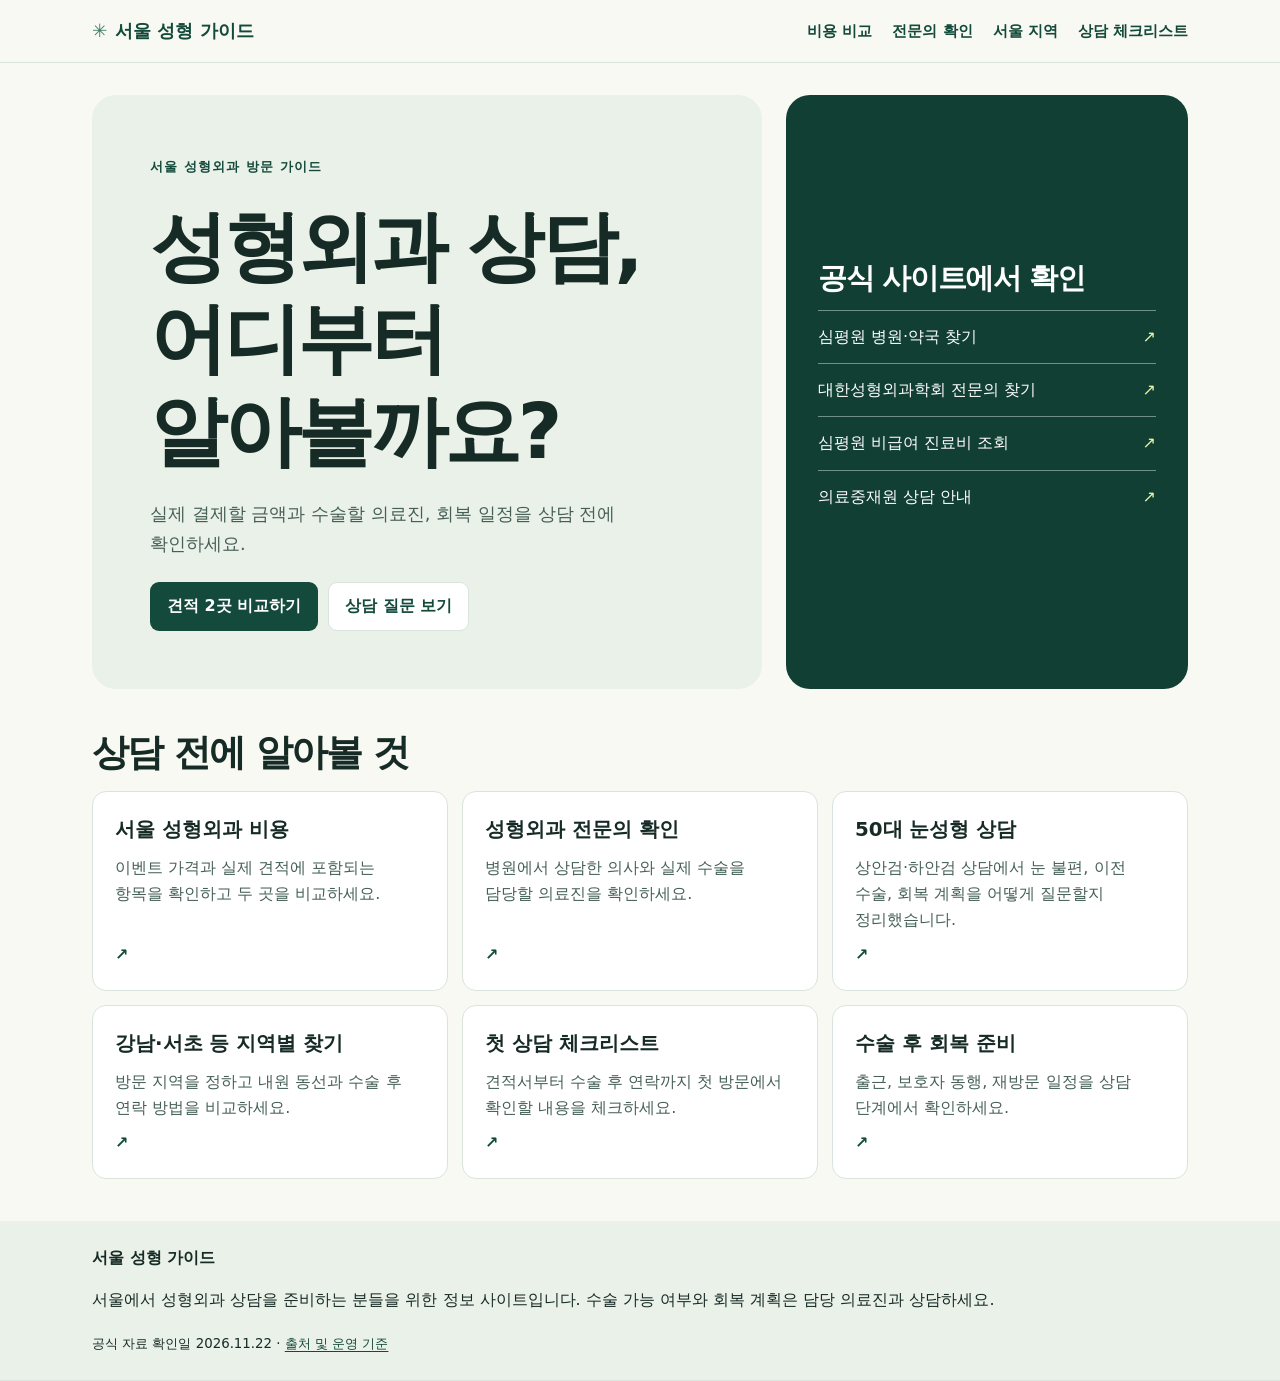
<file: index.html>
<!doctype html>
<html lang="ko"><head><meta charset="utf-8"><meta name="viewport" content="width=device-width, initial-scale=1">
<title>서울 성형외과 찾기 · 비용 비교와 전문의 확인 | 서울 성형 가이드</title>
<meta name="description" content="서울 성형외과를 찾을 때 비용, 전문의, 50대 눈성형 상담과 회복 일정을 확인하세요. 견적 비교 도구와 상담 체크리스트를 제공합니다.">
<meta property="og:type" content="website"><meta property="og:title" content="서울 성형외과 찾기 · 비용 비교와 전문의 확인"><meta property="og:description" content="서울 성형외과를 찾을 때 비용, 전문의, 50대 눈성형 상담과 회복 일정을 확인하세요. 견적 비교 도구와 상담 체크리스트를 제공합니다.">
<link rel="stylesheet" href="assets/site.css"><script defer src="assets/site.js"></script></head>
<body><a class="skip" href="#main">본문으로 건너뛰기</a><header><div class="wrap bar"><a class="brand" href="index.html"><span aria-hidden="true">✳</span>서울 성형 가이드</a>
<nav aria-label="주 메뉴"><a href="cost.html">비용 비교</a><a href="specialist.html">전문의 확인</a><a href="districts.html">서울 지역</a><a href="checklist.html">상담 체크리스트</a></nav></div></header>
<main id="main" class="wrap">
<div class="hero"><div class="intro"><small>서울 성형외과 방문 가이드</small><h1>성형외과 상담,<br>어디부터 알아볼까요?</h1><p>실제 결제할 금액과 수술할 의료진, 회복 일정을 상담 전에 확인하세요.</p>
<div class="actions"><a class="button" href="cost.html#compare">견적 2곳 비교하기</a><a class="button secondary" href="checklist.html">상담 질문 보기</a></div></div>
<aside class="quick"><h2>공식 사이트에서 확인</h2><a href="https://www.hira.or.kr/ra/hosp/getHealthMap.do">심평원 병원·약국 찾기 <span aria-hidden="true">↗</span></a><a href="https://plasticsurgery.or.kr/about/hospital/search2.php">대한성형외과학회 전문의 찾기 <span aria-hidden="true">↗</span></a><a href="https://www.hira.or.kr/npay/index.do">심평원 비급여 진료비 조회 <span aria-hidden="true">↗</span></a><a href="https://k-medi.or.kr/web/lay1/S1T8C17/contents.do">의료중재원 상담 안내 <span aria-hidden="true">↗</span></a></aside></div>
<section><h2>상담 전에 알아볼 것</h2><div class="cards"><a class="card" href="cost.html"><strong>서울 성형외과 비용</strong><span>이벤트 가격과 실제 견적에 포함되는 항목을 확인하고 두 곳을 비교하세요.</span><b aria-hidden="true">↗</b></a><a class="card" href="specialist.html"><strong>성형외과 전문의 확인</strong><span>병원에서 상담한 의사와 실제 수술을 담당할 의료진을 확인하세요.</span><b aria-hidden="true">↗</b></a><a class="card" href="eyelid-50s.html"><strong>50대 눈성형 상담</strong><span>상안검·하안검 상담에서 눈 불편, 이전 수술, 회복 계획을 어떻게 질문할지 정리했습니다.</span><b aria-hidden="true">↗</b></a><a class="card" href="districts.html"><strong>강남·서초 등 지역별 찾기</strong><span>방문 지역을 정하고 내원 동선과 수술 후 연락 방법을 비교하세요.</span><b aria-hidden="true">↗</b></a><a class="card" href="checklist.html"><strong>첫 상담 체크리스트</strong><span>견적서부터 수술 후 연락까지 첫 방문에서 확인할 내용을 체크하세요.</span><b aria-hidden="true">↗</b></a><a class="card" href="recovery.html"><strong>수술 후 회복 준비</strong><span>출근, 보호자 동행, 재방문 일정을 상담 단계에서 확인하세요.</span><b aria-hidden="true">↗</b></a></div></section>
</main>
<footer><div class="wrap"><strong>서울 성형 가이드</strong><p>서울에서 성형외과 상담을 준비하는 분들을 위한 정보 사이트입니다. 수술 가능 여부와 회복 계획은 담당 의료진과 상담하세요.</p><small>공식 자료 확인일 <time datetime="2026-11-22">2026.11.22</time> · <a href="sources.html">출처 및 운영 기준</a></small></div></footer>
</body></html>
</file>
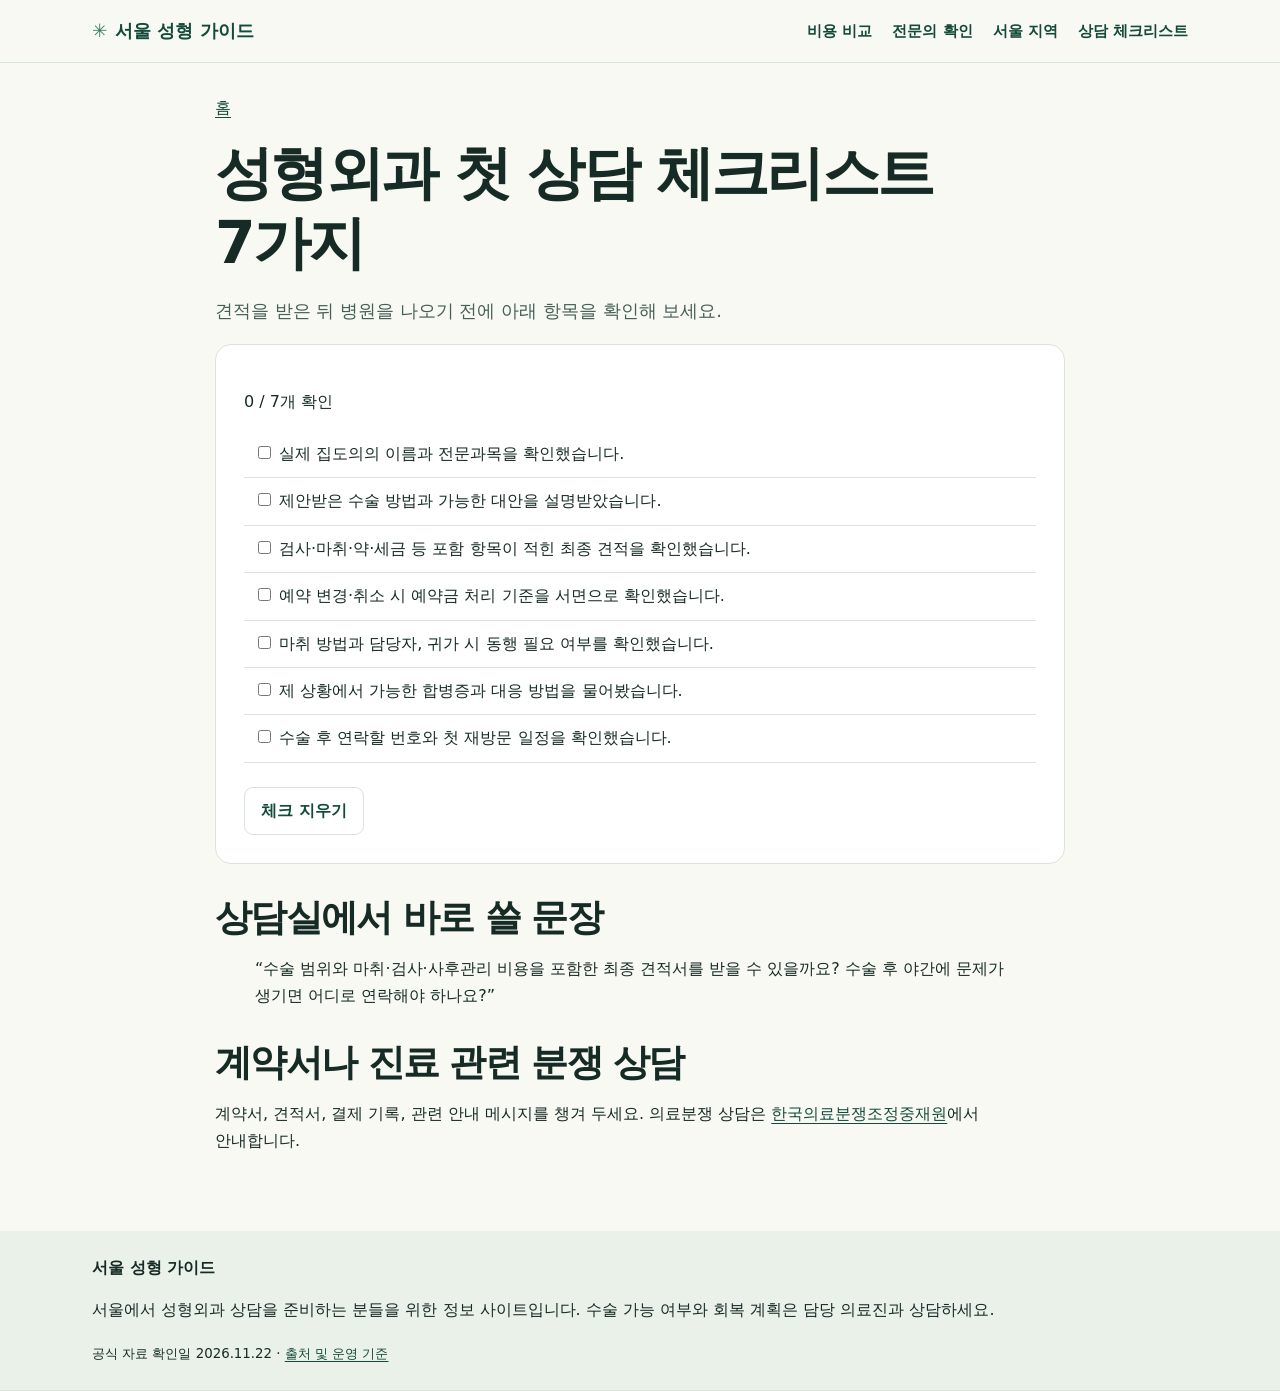
<file: checklist.html>
<!doctype html>
<html lang="ko"><head><meta charset="utf-8"><meta name="viewport" content="width=device-width, initial-scale=1">
<title>성형외과 첫 상담 체크리스트 7가지 | 서울 성형 가이드</title>
<meta name="description" content="견적을 받은 뒤 병원을 나오기 전에 아래 항목을 확인해 보세요.">
<meta property="og:type" content="website"><meta property="og:title" content="성형외과 첫 상담 체크리스트 7가지"><meta property="og:description" content="견적을 받은 뒤 병원을 나오기 전에 아래 항목을 확인해 보세요.">
<link rel="stylesheet" href="assets/site.css"><script defer src="assets/site.js"></script></head>
<body><a class="skip" href="#main">본문으로 건너뛰기</a><header><div class="wrap bar"><a class="brand" href="index.html"><span aria-hidden="true">✳</span>서울 성형 가이드</a>
<nav aria-label="주 메뉴"><a href="cost.html">비용 비교</a><a href="specialist.html">전문의 확인</a><a href="districts.html">서울 지역</a><a href="checklist.html">상담 체크리스트</a></nav></div></header>
<main id="main" class="wrap"><article class="article"><a href="index.html">홈</a><h1>성형외과 첫 상담 체크리스트 7가지</h1><p class="lead">견적을 받은 뒤 병원을 나오기 전에 아래 항목을 확인해 보세요.</p><form class="tool checks" autocomplete="off"><p id="progress" role="status"></p><label><input type="checkbox">실제 집도의의 이름과 전문과목을 확인했습니다.</label><label><input type="checkbox">제안받은 수술 방법과 가능한 대안을 설명받았습니다.</label><label><input type="checkbox">검사·마취·약·세금 등 포함 항목이 적힌 최종 견적을 확인했습니다.</label><label><input type="checkbox">예약 변경·취소 시 예약금 처리 기준을 서면으로 확인했습니다.</label><label><input type="checkbox">마취 방법과 담당자, 귀가 시 동행 필요 여부를 확인했습니다.</label><label><input type="checkbox">제 상황에서 가능한 합병증과 대응 방법을 물어봤습니다.</label><label><input type="checkbox">수술 후 연락할 번호와 첫 재방문 일정을 확인했습니다.</label><div class="actions"><button type="reset" class="secondary">체크 지우기</button></div></form><section><h2>상담실에서 바로 쓸 문장</h2><blockquote>“수술 범위와 마취·검사·사후관리 비용을 포함한 최종 견적서를 받을 수 있을까요? 수술 후 야간에 문제가 생기면 어디로 연락해야 하나요?”</blockquote></section><section><h2>계약서나 진료 관련 분쟁 상담</h2><p>계약서, 견적서, 결제 기록, 관련 안내 메시지를 챙겨 두세요. 의료분쟁 상담은 <a href="https://k-medi.or.kr/web/lay1/S1T8C17/contents.do">한국의료분쟁조정중재원</a>에서 안내합니다.</p></section></article></main>
<footer><div class="wrap"><strong>서울 성형 가이드</strong><p>서울에서 성형외과 상담을 준비하는 분들을 위한 정보 사이트입니다. 수술 가능 여부와 회복 계획은 담당 의료진과 상담하세요.</p><small>공식 자료 확인일 <time datetime="2026-11-22">2026.11.22</time> · <a href="sources.html">출처 및 운영 기준</a></small></div></footer>
</body></html>
</file>
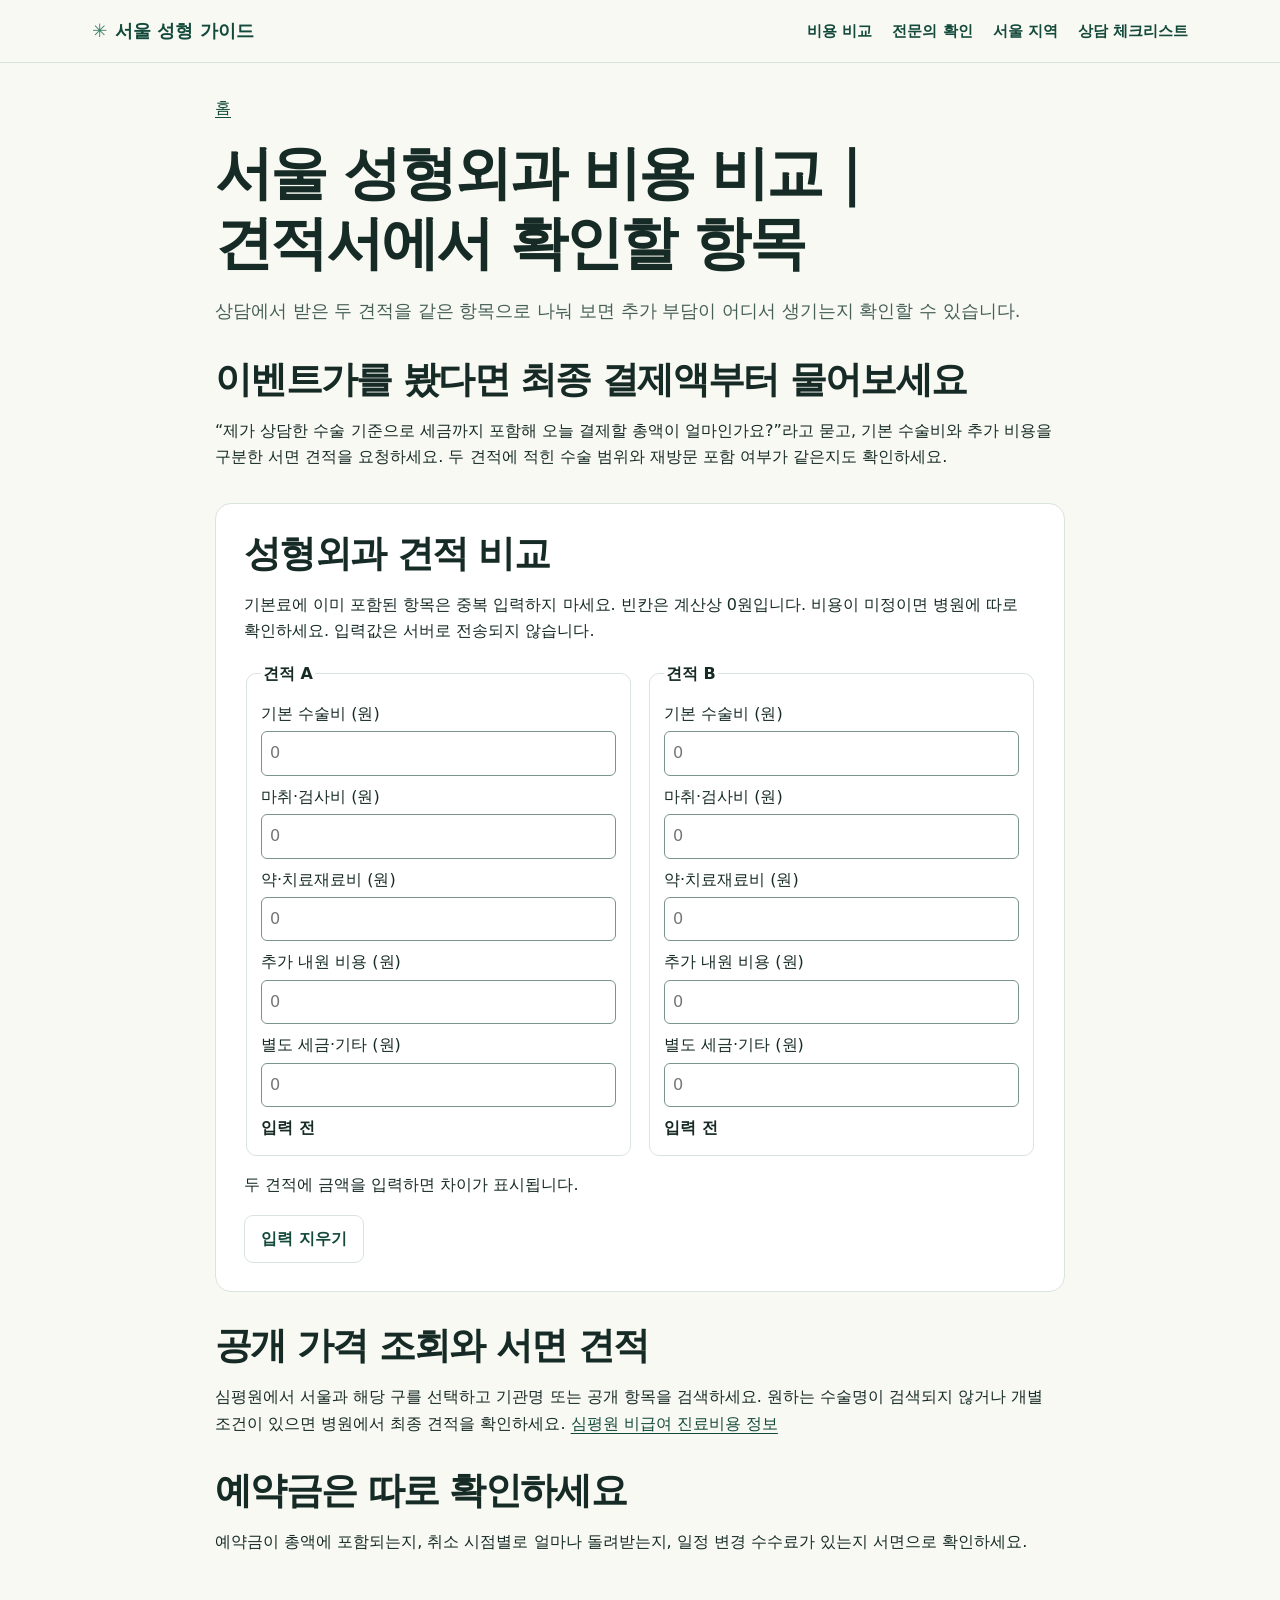
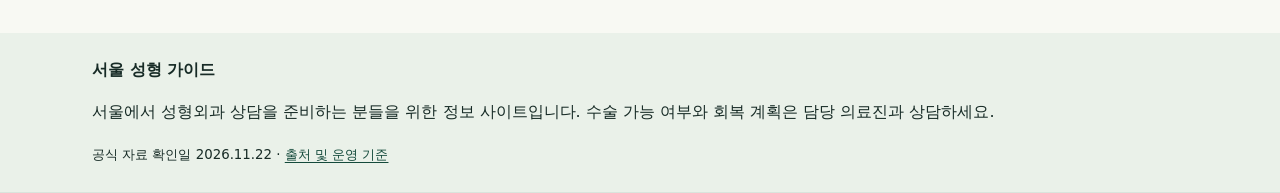
<file: cost.html>
<!doctype html>
<html lang="ko"><head><meta charset="utf-8"><meta name="viewport" content="width=device-width, initial-scale=1">
<title>서울 성형외과 비용 비교｜견적서에서 확인할 항목 | 서울 성형 가이드</title>
<meta name="description" content="상담에서 받은 두 견적을 같은 항목으로 나눠 보면 추가 부담이 어디서 생기는지 확인할 수 있습니다.">
<meta property="og:type" content="website"><meta property="og:title" content="서울 성형외과 비용 비교｜견적서에서 확인할 항목"><meta property="og:description" content="상담에서 받은 두 견적을 같은 항목으로 나눠 보면 추가 부담이 어디서 생기는지 확인할 수 있습니다.">
<link rel="stylesheet" href="assets/site.css"><script defer src="assets/site.js"></script></head>
<body><a class="skip" href="#main">본문으로 건너뛰기</a><header><div class="wrap bar"><a class="brand" href="index.html"><span aria-hidden="true">✳</span>서울 성형 가이드</a>
<nav aria-label="주 메뉴"><a href="cost.html">비용 비교</a><a href="specialist.html">전문의 확인</a><a href="districts.html">서울 지역</a><a href="checklist.html">상담 체크리스트</a></nav></div></header>
<main id="main" class="wrap"><article class="article"><a href="index.html">홈</a><h1>서울 성형외과 비용 비교｜견적서에서 확인할 항목</h1><p class="lead">상담에서 받은 두 견적을 같은 항목으로 나눠 보면 추가 부담이 어디서 생기는지 확인할 수 있습니다.</p><section><h2>이벤트가를 봤다면 최종 결제액부터 물어보세요</h2><p>“제가 상담한 수술 기준으로 세금까지 포함해 오늘 결제할 총액이 얼마인가요?”라고 묻고, 기본 수술비와 추가 비용을 구분한 서면 견적을 요청하세요. 두 견적에 적힌 수술 범위와 재방문 포함 여부가 같은지도 확인하세요.</p></section><section id="compare" class="tool"><h2>성형외과 견적 비교</h2><p>기본료에 이미 포함된 항목은 중복 입력하지 마세요. 빈칸은 계산상 0원입니다. 비용이 미정이면 병원에 따로 확인하세요. 입력값은 서버로 전송되지 않습니다.</p><noscript><p>자동 합계는 자바스크립트를 켜면 사용할 수 있습니다.</p></noscript><form id="quotes" autocomplete="off"><div class="quotes"><fieldset><legend>견적 A</legend><label class="amount">기본 수술비 (원)<input type="number" min="0" max="1000000000000" inputmode="numeric" step="1" placeholder="0"></label><label class="amount">마취·검사비 (원)<input type="number" min="0" max="1000000000000" inputmode="numeric" step="1" placeholder="0"></label><label class="amount">약·치료재료비 (원)<input type="number" min="0" max="1000000000000" inputmode="numeric" step="1" placeholder="0"></label><label class="amount">추가 내원 비용 (원)<input type="number" min="0" max="1000000000000" inputmode="numeric" step="1" placeholder="0"></label><label class="amount">별도 세금·기타 (원)<input type="number" min="0" max="1000000000000" inputmode="numeric" step="1" placeholder="0"></label><output aria-live="polite">입력 전</output></fieldset><fieldset><legend>견적 B</legend><label class="amount">기본 수술비 (원)<input type="number" min="0" max="1000000000000" inputmode="numeric" step="1" placeholder="0"></label><label class="amount">마취·검사비 (원)<input type="number" min="0" max="1000000000000" inputmode="numeric" step="1" placeholder="0"></label><label class="amount">약·치료재료비 (원)<input type="number" min="0" max="1000000000000" inputmode="numeric" step="1" placeholder="0"></label><label class="amount">추가 내원 비용 (원)<input type="number" min="0" max="1000000000000" inputmode="numeric" step="1" placeholder="0"></label><label class="amount">별도 세금·기타 (원)<input type="number" min="0" max="1000000000000" inputmode="numeric" step="1" placeholder="0"></label><output aria-live="polite">입력 전</output></fieldset></div><p id="difference" role="status"></p><button type="reset" class="secondary">입력 지우기</button></form></section><section><h2>공개 가격 조회와 서면 견적</h2><p>심평원에서 서울과 해당 구를 선택하고 기관명 또는 공개 항목을 검색하세요. 원하는 수술명이 검색되지 않거나 개별 조건이 있으면 병원에서 최종 견적을 확인하세요. <a href="https://www.hira.or.kr/npay/index.do">심평원 비급여 진료비용 정보</a></p></section><section><h2>예약금은 따로 확인하세요</h2><p>예약금이 총액에 포함되는지, 취소 시점별로 얼마나 돌려받는지, 일정 변경 수수료가 있는지 서면으로 확인하세요.</p></section></article></main>
<footer><div class="wrap"><strong>서울 성형 가이드</strong><p>서울에서 성형외과 상담을 준비하는 분들을 위한 정보 사이트입니다. 수술 가능 여부와 회복 계획은 담당 의료진과 상담하세요.</p><small>공식 자료 확인일 <time datetime="2026-11-22">2026.11.22</time> · <a href="sources.html">출처 및 운영 기준</a></small></div></footer>
</body></html>
</file>
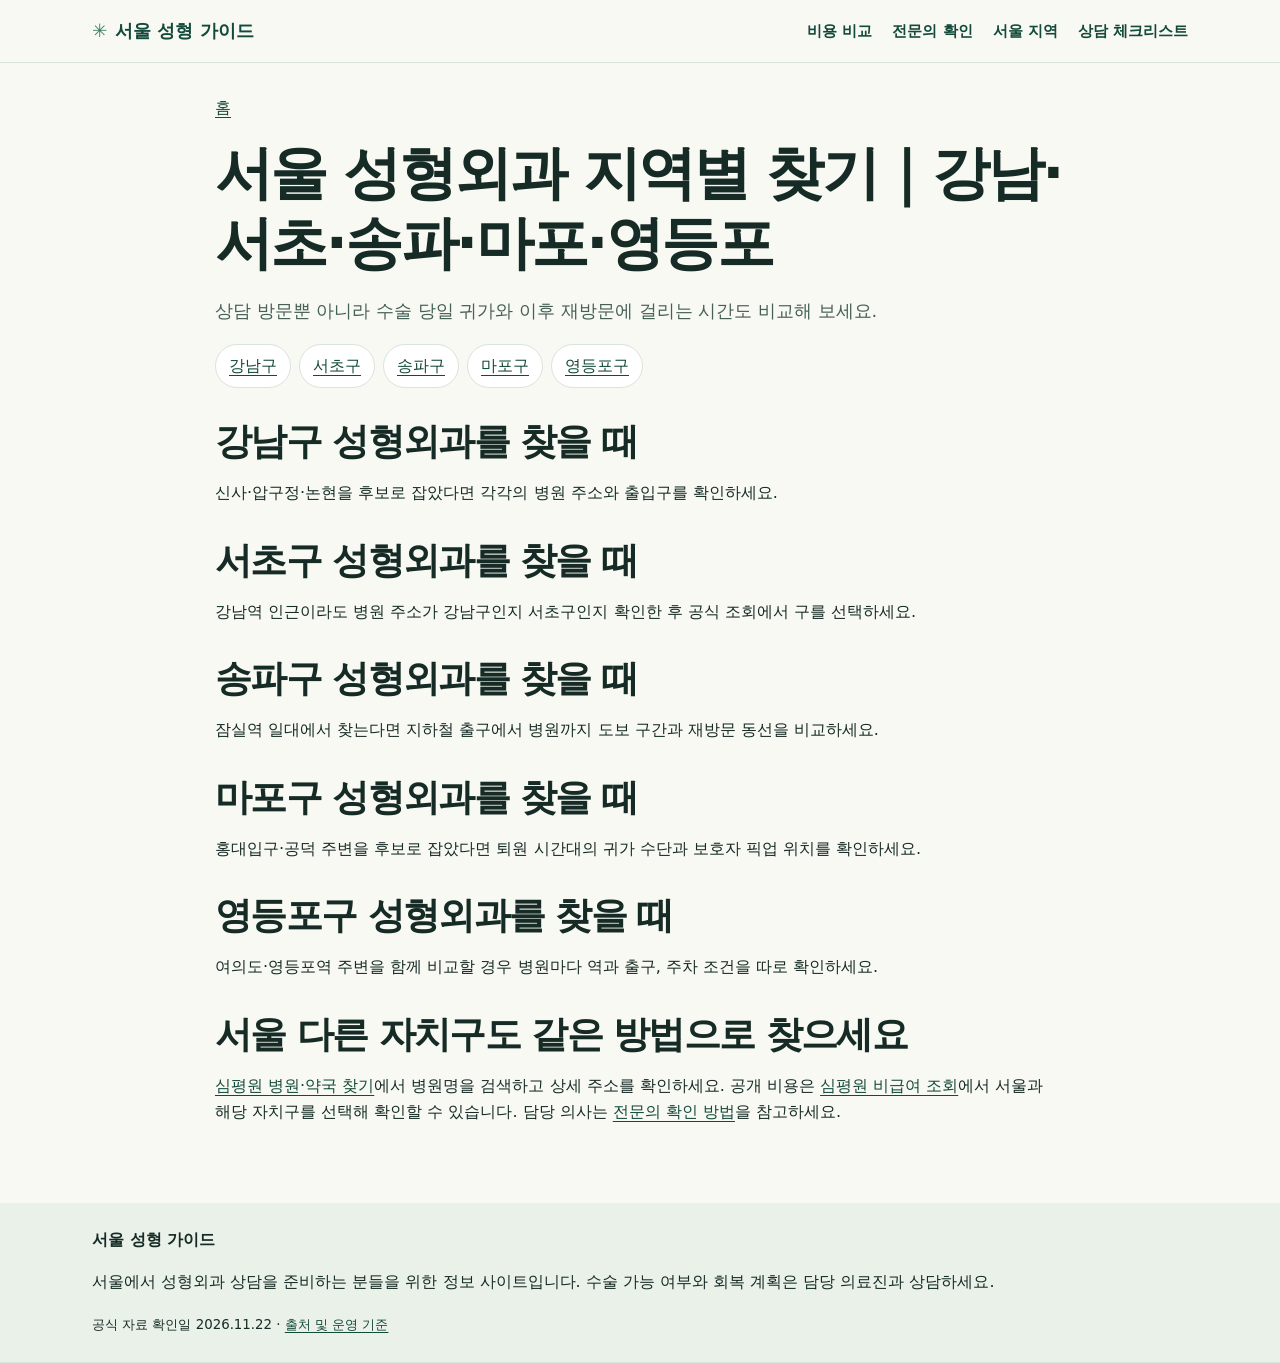
<file: districts.html>
<!doctype html>
<html lang="ko"><head><meta charset="utf-8"><meta name="viewport" content="width=device-width, initial-scale=1">
<title>서울 성형외과 지역별 찾기｜강남·서초·송파·마포·영등포 | 서울 성형 가이드</title>
<meta name="description" content="상담 방문뿐 아니라 수술 당일 귀가와 이후 재방문에 걸리는 시간도 비교해 보세요.">
<meta property="og:type" content="website"><meta property="og:title" content="서울 성형외과 지역별 찾기｜강남·서초·송파·마포·영등포"><meta property="og:description" content="상담 방문뿐 아니라 수술 당일 귀가와 이후 재방문에 걸리는 시간도 비교해 보세요.">
<link rel="stylesheet" href="assets/site.css"><script defer src="assets/site.js"></script></head>
<body><a class="skip" href="#main">본문으로 건너뛰기</a><header><div class="wrap bar"><a class="brand" href="index.html"><span aria-hidden="true">✳</span>서울 성형 가이드</a>
<nav aria-label="주 메뉴"><a href="cost.html">비용 비교</a><a href="specialist.html">전문의 확인</a><a href="districts.html">서울 지역</a><a href="checklist.html">상담 체크리스트</a></nav></div></header>
<main id="main" class="wrap"><article class="article"><a href="index.html">홈</a><h1>서울 성형외과 지역별 찾기｜강남·서초·송파·마포·영등포</h1><p class="lead">상담 방문뿐 아니라 수술 당일 귀가와 이후 재방문에 걸리는 시간도 비교해 보세요.</p><div class="regions"><a href="#gangnam">강남구</a><a href="#seocho">서초구</a><a href="#songpa">송파구</a><a href="#mapo">마포구</a><a href="#yeongdeungpo">영등포구</a></div><section id="gangnam"><h2>강남구 성형외과를 찾을 때</h2><p>신사·압구정·논현을 후보로 잡았다면 각각의 병원 주소와 출입구를 확인하세요.</p></section><section id="seocho"><h2>서초구 성형외과를 찾을 때</h2><p>강남역 인근이라도 병원 주소가 강남구인지 서초구인지 확인한 후 공식 조회에서 구를 선택하세요.</p></section><section id="songpa"><h2>송파구 성형외과를 찾을 때</h2><p>잠실역 일대에서 찾는다면 지하철 출구에서 병원까지 도보 구간과 재방문 동선을 비교하세요.</p></section><section id="mapo"><h2>마포구 성형외과를 찾을 때</h2><p>홍대입구·공덕 주변을 후보로 잡았다면 퇴원 시간대의 귀가 수단과 보호자 픽업 위치를 확인하세요.</p></section><section id="yeongdeungpo"><h2>영등포구 성형외과를 찾을 때</h2><p>여의도·영등포역 주변을 함께 비교할 경우 병원마다 역과 출구, 주차 조건을 따로 확인하세요.</p></section><section><h2>서울 다른 자치구도 같은 방법으로 찾으세요</h2><p><a href="https://www.hira.or.kr/ra/hosp/getHealthMap.do">심평원 병원·약국 찾기</a>에서 병원명을 검색하고 상세 주소를 확인하세요. 공개 비용은 <a href="https://www.hira.or.kr/npay/index.do">심평원 비급여 조회</a>에서 서울과 해당 자치구를 선택해 확인할 수 있습니다. 담당 의사는 <a href="specialist.html">전문의 확인 방법</a>을 참고하세요.</p></section></article></main>
<footer><div class="wrap"><strong>서울 성형 가이드</strong><p>서울에서 성형외과 상담을 준비하는 분들을 위한 정보 사이트입니다. 수술 가능 여부와 회복 계획은 담당 의료진과 상담하세요.</p><small>공식 자료 확인일 <time datetime="2026-11-22">2026.11.22</time> · <a href="sources.html">출처 및 운영 기준</a></small></div></footer>
</body></html>
</file>
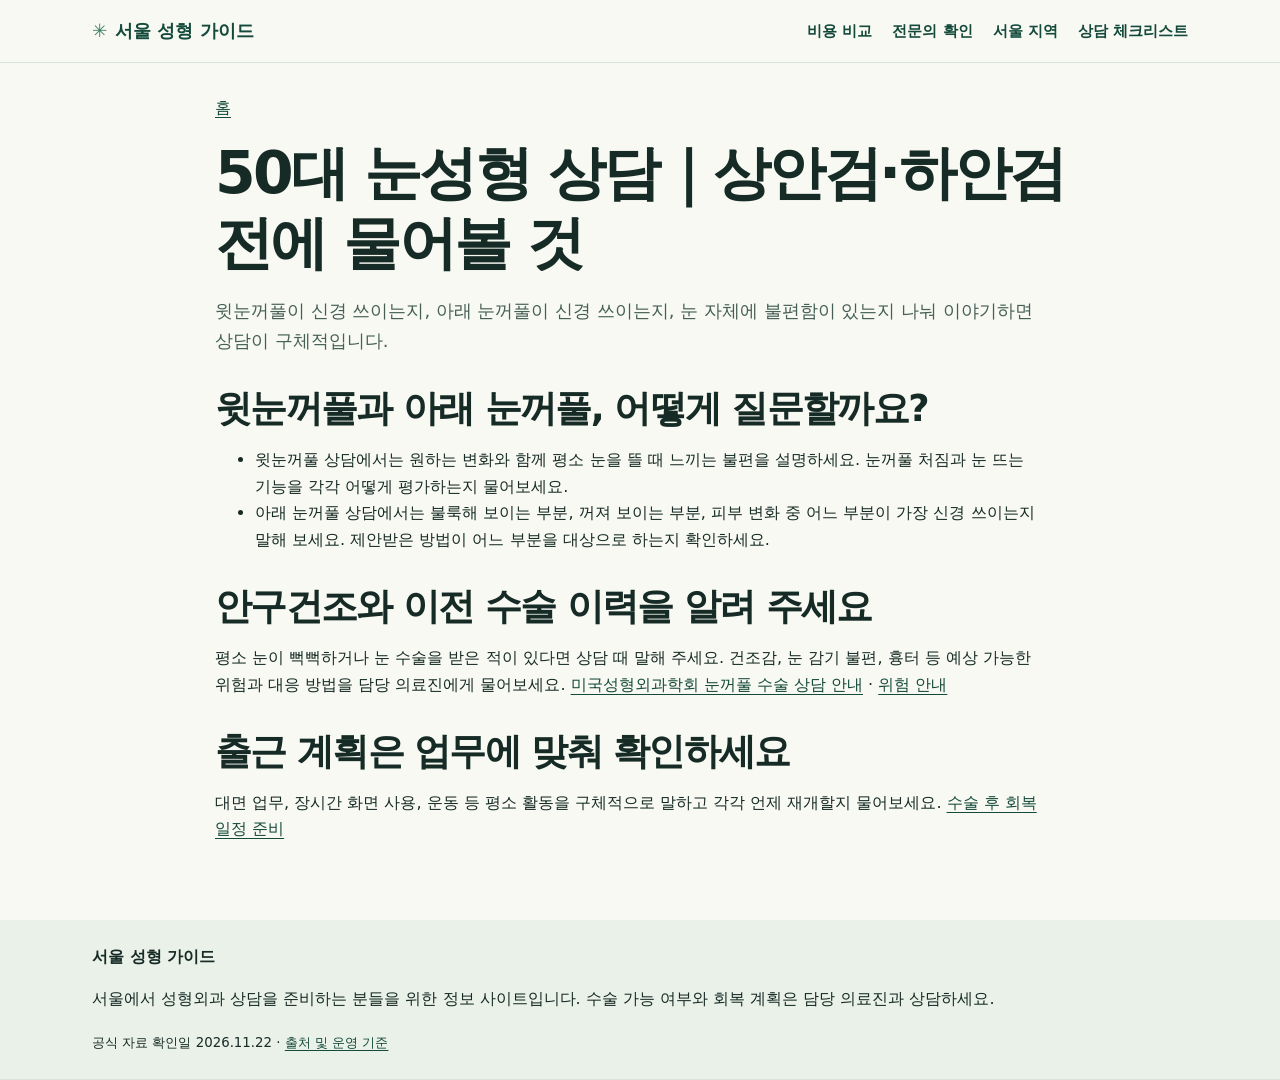
<file: eyelid-50s.html>
<!doctype html>
<html lang="ko"><head><meta charset="utf-8"><meta name="viewport" content="width=device-width, initial-scale=1">
<title>50대 눈성형 상담｜상안검·하안검 전에 물어볼 것 | 서울 성형 가이드</title>
<meta name="description" content="윗눈꺼풀이 신경 쓰이는지, 아래 눈꺼풀이 신경 쓰이는지, 눈 자체에 불편함이 있는지 나눠 이야기하면 상담이 구체적입니다.">
<meta property="og:type" content="website"><meta property="og:title" content="50대 눈성형 상담｜상안검·하안검 전에 물어볼 것"><meta property="og:description" content="윗눈꺼풀이 신경 쓰이는지, 아래 눈꺼풀이 신경 쓰이는지, 눈 자체에 불편함이 있는지 나눠 이야기하면 상담이 구체적입니다.">
<link rel="stylesheet" href="assets/site.css"><script defer src="assets/site.js"></script></head>
<body><a class="skip" href="#main">본문으로 건너뛰기</a><header><div class="wrap bar"><a class="brand" href="index.html"><span aria-hidden="true">✳</span>서울 성형 가이드</a>
<nav aria-label="주 메뉴"><a href="cost.html">비용 비교</a><a href="specialist.html">전문의 확인</a><a href="districts.html">서울 지역</a><a href="checklist.html">상담 체크리스트</a></nav></div></header>
<main id="main" class="wrap"><article class="article"><a href="index.html">홈</a><h1>50대 눈성형 상담｜상안검·하안검 전에 물어볼 것</h1><p class="lead">윗눈꺼풀이 신경 쓰이는지, 아래 눈꺼풀이 신경 쓰이는지, 눈 자체에 불편함이 있는지 나눠 이야기하면 상담이 구체적입니다.</p><section><h2>윗눈꺼풀과 아래 눈꺼풀, 어떻게 질문할까요?</h2><ul><li>윗눈꺼풀 상담에서는 원하는 변화와 함께 평소 눈을 뜰 때 느끼는 불편을 설명하세요. 눈꺼풀 처짐과 눈 뜨는 기능을 각각 어떻게 평가하는지 물어보세요.</li><li>아래 눈꺼풀 상담에서는 불룩해 보이는 부분, 꺼져 보이는 부분, 피부 변화 중 어느 부분이 가장 신경 쓰이는지 말해 보세요. 제안받은 방법이 어느 부분을 대상으로 하는지 확인하세요.</li></ul></section><section><h2>안구건조와 이전 수술 이력을 알려 주세요</h2><p>평소 눈이 뻑뻑하거나 눈 수술을 받은 적이 있다면 상담 때 말해 주세요. 건조감, 눈 감기 불편, 흉터 등 예상 가능한 위험과 대응 방법을 담당 의료진에게 물어보세요. <a href="https://www.plasticsurgery.org/cosmetic-procedures/eyelid-surgery/consultation">미국성형외과학회 눈꺼풀 수술 상담 안내</a> · <a href="https://www.plasticsurgery.org/cosmetic-procedures/eyelid-surgery/safety">위험 안내</a></p></section><section><h2>출근 계획은 업무에 맞춰 확인하세요</h2><p>대면 업무, 장시간 화면 사용, 운동 등 평소 활동을 구체적으로 말하고 각각 언제 재개할지 물어보세요. <a href="recovery.html">수술 후 회복 일정 준비</a></p></section></article></main>
<footer><div class="wrap"><strong>서울 성형 가이드</strong><p>서울에서 성형외과 상담을 준비하는 분들을 위한 정보 사이트입니다. 수술 가능 여부와 회복 계획은 담당 의료진과 상담하세요.</p><small>공식 자료 확인일 <time datetime="2026-11-22">2026.11.22</time> · <a href="sources.html">출처 및 운영 기준</a></small></div></footer>
</body></html>
</file>
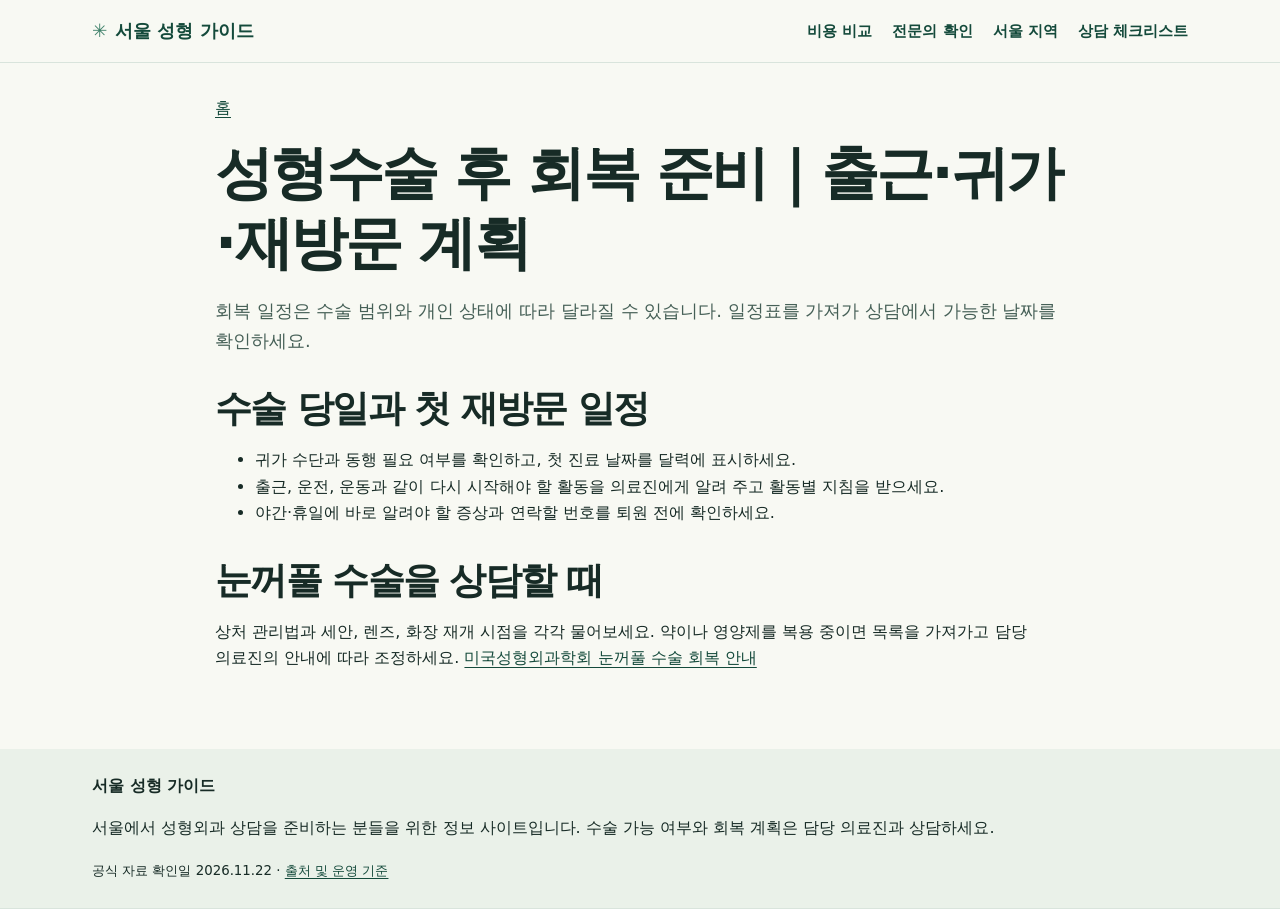
<file: recovery.html>
<!doctype html>
<html lang="ko"><head><meta charset="utf-8"><meta name="viewport" content="width=device-width, initial-scale=1">
<title>성형수술 후 회복 준비｜출근·귀가·재방문 계획 | 서울 성형 가이드</title>
<meta name="description" content="회복 일정은 수술 범위와 개인 상태에 따라 달라질 수 있습니다. 일정표를 가져가 상담에서 가능한 날짜를 확인하세요.">
<meta property="og:type" content="website"><meta property="og:title" content="성형수술 후 회복 준비｜출근·귀가·재방문 계획"><meta property="og:description" content="회복 일정은 수술 범위와 개인 상태에 따라 달라질 수 있습니다. 일정표를 가져가 상담에서 가능한 날짜를 확인하세요.">
<link rel="stylesheet" href="assets/site.css"><script defer src="assets/site.js"></script></head>
<body><a class="skip" href="#main">본문으로 건너뛰기</a><header><div class="wrap bar"><a class="brand" href="index.html"><span aria-hidden="true">✳</span>서울 성형 가이드</a>
<nav aria-label="주 메뉴"><a href="cost.html">비용 비교</a><a href="specialist.html">전문의 확인</a><a href="districts.html">서울 지역</a><a href="checklist.html">상담 체크리스트</a></nav></div></header>
<main id="main" class="wrap"><article class="article"><a href="index.html">홈</a><h1>성형수술 후 회복 준비｜출근·귀가·재방문 계획</h1><p class="lead">회복 일정은 수술 범위와 개인 상태에 따라 달라질 수 있습니다. 일정표를 가져가 상담에서 가능한 날짜를 확인하세요.</p><section><h2>수술 당일과 첫 재방문 일정</h2><ul><li>귀가 수단과 동행 필요 여부를 확인하고, 첫 진료 날짜를 달력에 표시하세요.</li><li>출근, 운전, 운동과 같이 다시 시작해야 할 활동을 의료진에게 알려 주고 활동별 지침을 받으세요.</li><li>야간·휴일에 바로 알려야 할 증상과 연락할 번호를 퇴원 전에 확인하세요.</li></ul></section><section><h2>눈꺼풀 수술을 상담할 때</h2><p>상처 관리법과 세안, 렌즈, 화장 재개 시점을 각각 물어보세요. 약이나 영양제를 복용 중이면 목록을 가져가고 담당 의료진의 안내에 따라 조정하세요. <a href="https://www.plasticsurgery.org/cosmetic-procedures/eyelid-surgery/recovery">미국성형외과학회 눈꺼풀 수술 회복 안내</a></p></section></article></main>
<footer><div class="wrap"><strong>서울 성형 가이드</strong><p>서울에서 성형외과 상담을 준비하는 분들을 위한 정보 사이트입니다. 수술 가능 여부와 회복 계획은 담당 의료진과 상담하세요.</p><small>공식 자료 확인일 <time datetime="2026-11-22">2026.11.22</time> · <a href="sources.html">출처 및 운영 기준</a></small></div></footer>
</body></html>
</file>
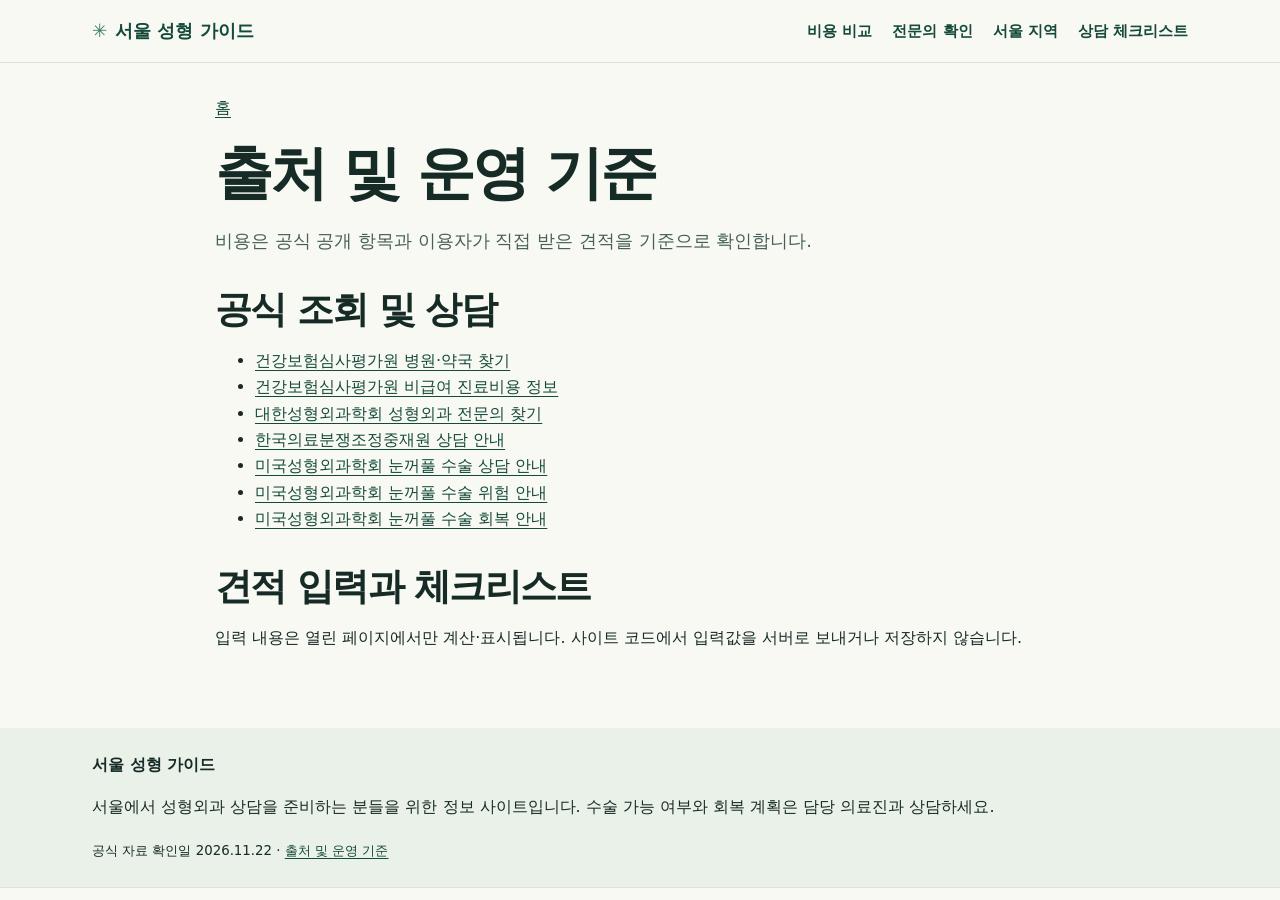
<file: sources.html>
<!doctype html>
<html lang="ko"><head><meta charset="utf-8"><meta name="viewport" content="width=device-width, initial-scale=1">
<title>출처 및 운영 기준 | 서울 성형 가이드</title>
<meta name="description" content="비용은 공식 공개 항목과 이용자가 직접 받은 견적을 기준으로 확인합니다.">
<meta property="og:type" content="website"><meta property="og:title" content="출처 및 운영 기준"><meta property="og:description" content="비용은 공식 공개 항목과 이용자가 직접 받은 견적을 기준으로 확인합니다.">
<link rel="stylesheet" href="assets/site.css"><script defer src="assets/site.js"></script></head>
<body><a class="skip" href="#main">본문으로 건너뛰기</a><header><div class="wrap bar"><a class="brand" href="index.html"><span aria-hidden="true">✳</span>서울 성형 가이드</a>
<nav aria-label="주 메뉴"><a href="cost.html">비용 비교</a><a href="specialist.html">전문의 확인</a><a href="districts.html">서울 지역</a><a href="checklist.html">상담 체크리스트</a></nav></div></header>
<main id="main" class="wrap"><article class="article"><a href="index.html">홈</a><h1>출처 및 운영 기준</h1><p class="lead">비용은 공식 공개 항목과 이용자가 직접 받은 견적을 기준으로 확인합니다.</p><section><h2>공식 조회 및 상담</h2><ul><li><a href="https://www.hira.or.kr/ra/hosp/getHealthMap.do">건강보험심사평가원 병원·약국 찾기</a></li><li><a href="https://www.hira.or.kr/npay/index.do">건강보험심사평가원 비급여 진료비용 정보</a></li><li><a href="https://plasticsurgery.or.kr/about/hospital/search2.php">대한성형외과학회 성형외과 전문의 찾기</a></li><li><a href="https://k-medi.or.kr/web/lay1/S1T8C17/contents.do">한국의료분쟁조정중재원 상담 안내</a></li><li><a href="https://www.plasticsurgery.org/cosmetic-procedures/eyelid-surgery/consultation">미국성형외과학회 눈꺼풀 수술 상담 안내</a></li><li><a href="https://www.plasticsurgery.org/cosmetic-procedures/eyelid-surgery/safety">미국성형외과학회 눈꺼풀 수술 위험 안내</a></li><li><a href="https://www.plasticsurgery.org/cosmetic-procedures/eyelid-surgery/recovery">미국성형외과학회 눈꺼풀 수술 회복 안내</a></li></ul></section><section><h2>견적 입력과 체크리스트</h2><p>입력 내용은 열린 페이지에서만 계산·표시됩니다. 사이트 코드에서 입력값을 서버로 보내거나 저장하지 않습니다.</p></section></article></main>
<footer><div class="wrap"><strong>서울 성형 가이드</strong><p>서울에서 성형외과 상담을 준비하는 분들을 위한 정보 사이트입니다. 수술 가능 여부와 회복 계획은 담당 의료진과 상담하세요.</p><small>공식 자료 확인일 <time datetime="2026-11-22">2026.11.22</time> · <a href="sources.html">출처 및 운영 기준</a></small></div></footer>
</body></html>
</file>
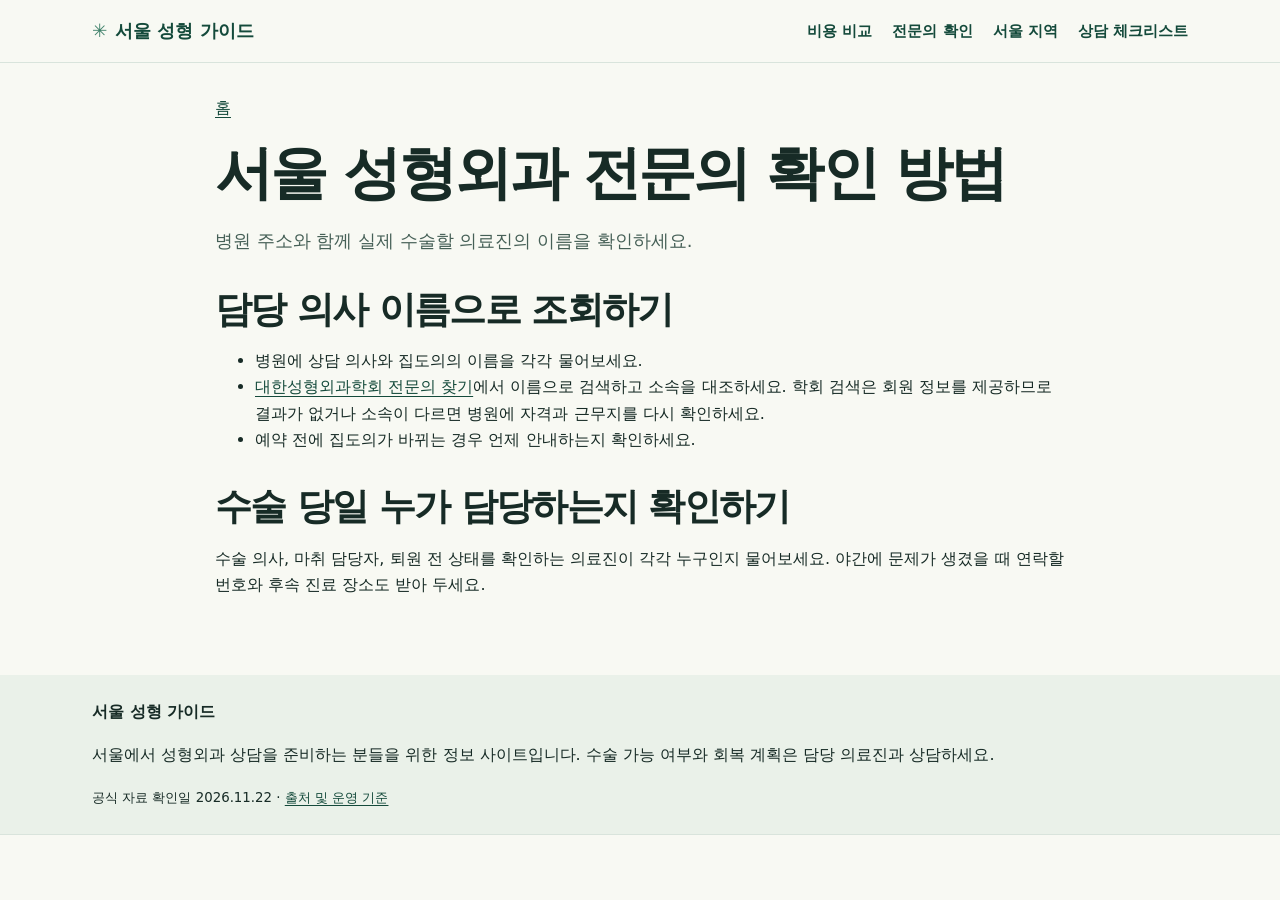
<file: specialist.html>
<!doctype html>
<html lang="ko"><head><meta charset="utf-8"><meta name="viewport" content="width=device-width, initial-scale=1">
<title>서울 성형외과 전문의 확인 방법 | 서울 성형 가이드</title>
<meta name="description" content="병원 주소와 함께 실제 수술할 의료진의 이름을 확인하세요.">
<meta property="og:type" content="website"><meta property="og:title" content="서울 성형외과 전문의 확인 방법"><meta property="og:description" content="병원 주소와 함께 실제 수술할 의료진의 이름을 확인하세요.">
<link rel="stylesheet" href="assets/site.css"><script defer src="assets/site.js"></script></head>
<body><a class="skip" href="#main">본문으로 건너뛰기</a><header><div class="wrap bar"><a class="brand" href="index.html"><span aria-hidden="true">✳</span>서울 성형 가이드</a>
<nav aria-label="주 메뉴"><a href="cost.html">비용 비교</a><a href="specialist.html">전문의 확인</a><a href="districts.html">서울 지역</a><a href="checklist.html">상담 체크리스트</a></nav></div></header>
<main id="main" class="wrap"><article class="article"><a href="index.html">홈</a><h1>서울 성형외과 전문의 확인 방법</h1><p class="lead">병원 주소와 함께 실제 수술할 의료진의 이름을 확인하세요.</p><section><h2>담당 의사 이름으로 조회하기</h2><ul><li>병원에 상담 의사와 집도의의 이름을 각각 물어보세요.</li><li><a href="https://plasticsurgery.or.kr/about/hospital/search2.php">대한성형외과학회 전문의 찾기</a>에서 이름으로 검색하고 소속을 대조하세요. 학회 검색은 회원 정보를 제공하므로 결과가 없거나 소속이 다르면 병원에 자격과 근무지를 다시 확인하세요.</li><li>예약 전에 집도의가 바뀌는 경우 언제 안내하는지 확인하세요.</li></ul></section><section><h2>수술 당일 누가 담당하는지 확인하기</h2><p>수술 의사, 마취 담당자, 퇴원 전 상태를 확인하는 의료진이 각각 누구인지 물어보세요. 야간에 문제가 생겼을 때 연락할 번호와 후속 진료 장소도 받아 두세요.</p></section></article></main>
<footer><div class="wrap"><strong>서울 성형 가이드</strong><p>서울에서 성형외과 상담을 준비하는 분들을 위한 정보 사이트입니다. 수술 가능 여부와 회복 계획은 담당 의료진과 상담하세요.</p><small>공식 자료 확인일 <time datetime="2026-11-22">2026.11.22</time> · <a href="sources.html">출처 및 운영 기준</a></small></div></footer>
</body></html>
</file>
<file: assets/site.css>
:root{--ink:#172b26;--muted:#466057;--green:#144a3b;--line:#d9e4dc;--paper:#f8f9f3;--lime:#e8f4ab}
*{box-sizing:border-box}body{margin:0;font:16px/1.65 system-ui,sans-serif;color:var(--ink);background:var(--paper);word-break:keep-all}a{color:var(--green);text-underline-offset:.23em}a:hover{text-decoration-thickness:2px}a:focus-visible,button:focus-visible,input:focus-visible,summary:focus-visible{outline:3px solid #347c62;outline-offset:4px}.wrap{max-width:1160px;margin:auto;padding-inline:32px}header,footer{border-block-end:1px solid var(--line)}.bar{display:flex;align-items:center;justify-content:space-between;gap:14px;padding-block:16px;flex-wrap:wrap}.brand{font-weight:850;font-size:1.15rem;text-decoration:none}.brand span{color:#3e8069;margin-right:.4em}nav{display:flex;gap:20px;flex-wrap:wrap}nav a{text-decoration:none;font-size:.94rem;font-weight:650}.hero{display:grid;grid-template-columns:1.25fr .75fr;gap:24px;align-items:stretch;margin-top:32px}.intro{padding:clamp(24px,5vw,58px);background:#eaf1e9;border-radius:24px}.intro small,.label{color:var(--green);font-weight:750;letter-spacing:.08em}h1,h2,h3{line-height:1.2;letter-spacing:-.045em}h1{font-size:clamp(2.5rem,6vw,5rem);margin:.28em 0}.intro p,.lead{color:var(--muted);font-size:1.12rem}.actions{display:flex;gap:10px;flex-wrap:wrap;margin-top:24px}.button,button{display:inline-block;background:var(--green);color:white;border:1px solid transparent;text-decoration:none;border-radius:9px;padding:10px 16px;font:inherit;font-weight:700;cursor:pointer}.button.secondary,button.secondary{background:white;color:var(--green);border-color:var(--line)}.quick{border-radius:24px;padding:32px;background:#123f34;color:white;display:flex;flex-direction:column;justify-content:center}.quick h2{font-size:1.8rem;margin:0 0 14px}.quick a{color:white;display:flex;justify-content:space-between;gap:10px;padding:13px 0;border-top:1px solid #709087;text-decoration:none}.quick a span{color:var(--lime)}section{margin-block:42px}h2{font-size:clamp(1.55rem,4vw,2.3rem);margin:0 0 16px}.cards{display:grid;grid-template-columns:repeat(3,1fr);gap:14px}.card{background:white;border:1px solid var(--line);padding:22px;border-radius:14px;display:flex;flex-direction:column;gap:8px;color:inherit;text-decoration:none}.card:hover{border-color:#3e8069;background:#f3faf3}.card strong{font-size:1.24rem}.card span{color:var(--muted)}.card b{color:var(--green);margin-top:auto}.regions{display:flex;flex-wrap:wrap;gap:8px}.regions a{border:1px solid var(--line);padding:8px 13px;border-radius:30px;background:white}.article{max-width:850px;margin-inline:auto;padding-block:32px 45px}.article h1{font-size:clamp(2rem,5vw,3.65rem)}.article section{margin-block:32px}.note{padding:16px 20px;background:#eaf1e9;border-inline-start:4px solid #347c62;border-radius:6px}.tool{background:white;border:1px solid var(--line);border-radius:16px;padding:clamp(14px,4vw,28px)}.quotes{display:grid;grid-template-columns:repeat(2,minmax(0,1fr));gap:14px}fieldset{min-width:0;border:1px solid var(--line);border-radius:10px;padding:14px}legend{font-weight:800}label.amount{display:grid;gap:4px;margin-bottom:8px}input[type=number]{width:100%;min-width:0;padding:8px;border:1px solid #7b948b;border-radius:6px;font:inherit}output{display:block;font-weight:800}details{border-block-start:1px solid var(--line);padding:13px 0}summary{cursor:pointer;font-weight:750}.checks label{display:block;padding:10px;border-block-end:1px solid var(--line)}input[type=checkbox]{margin-right:8px;accent-color:var(--green)}footer{background:#eaf1e9;padding-block:24px}.skip{position:absolute;left:-100vw}.skip:focus{left:16px;background:white;padding:8px}p,li{overflow-wrap:anywhere}@media(max-width:760px){.hero,.cards{grid-template-columns:1fr}.wrap{padding-inline:16px}.quick{padding:24px}nav{gap:13px}}@media(max-width:460px){.quotes{grid-template-columns:1fr}}
</file>
